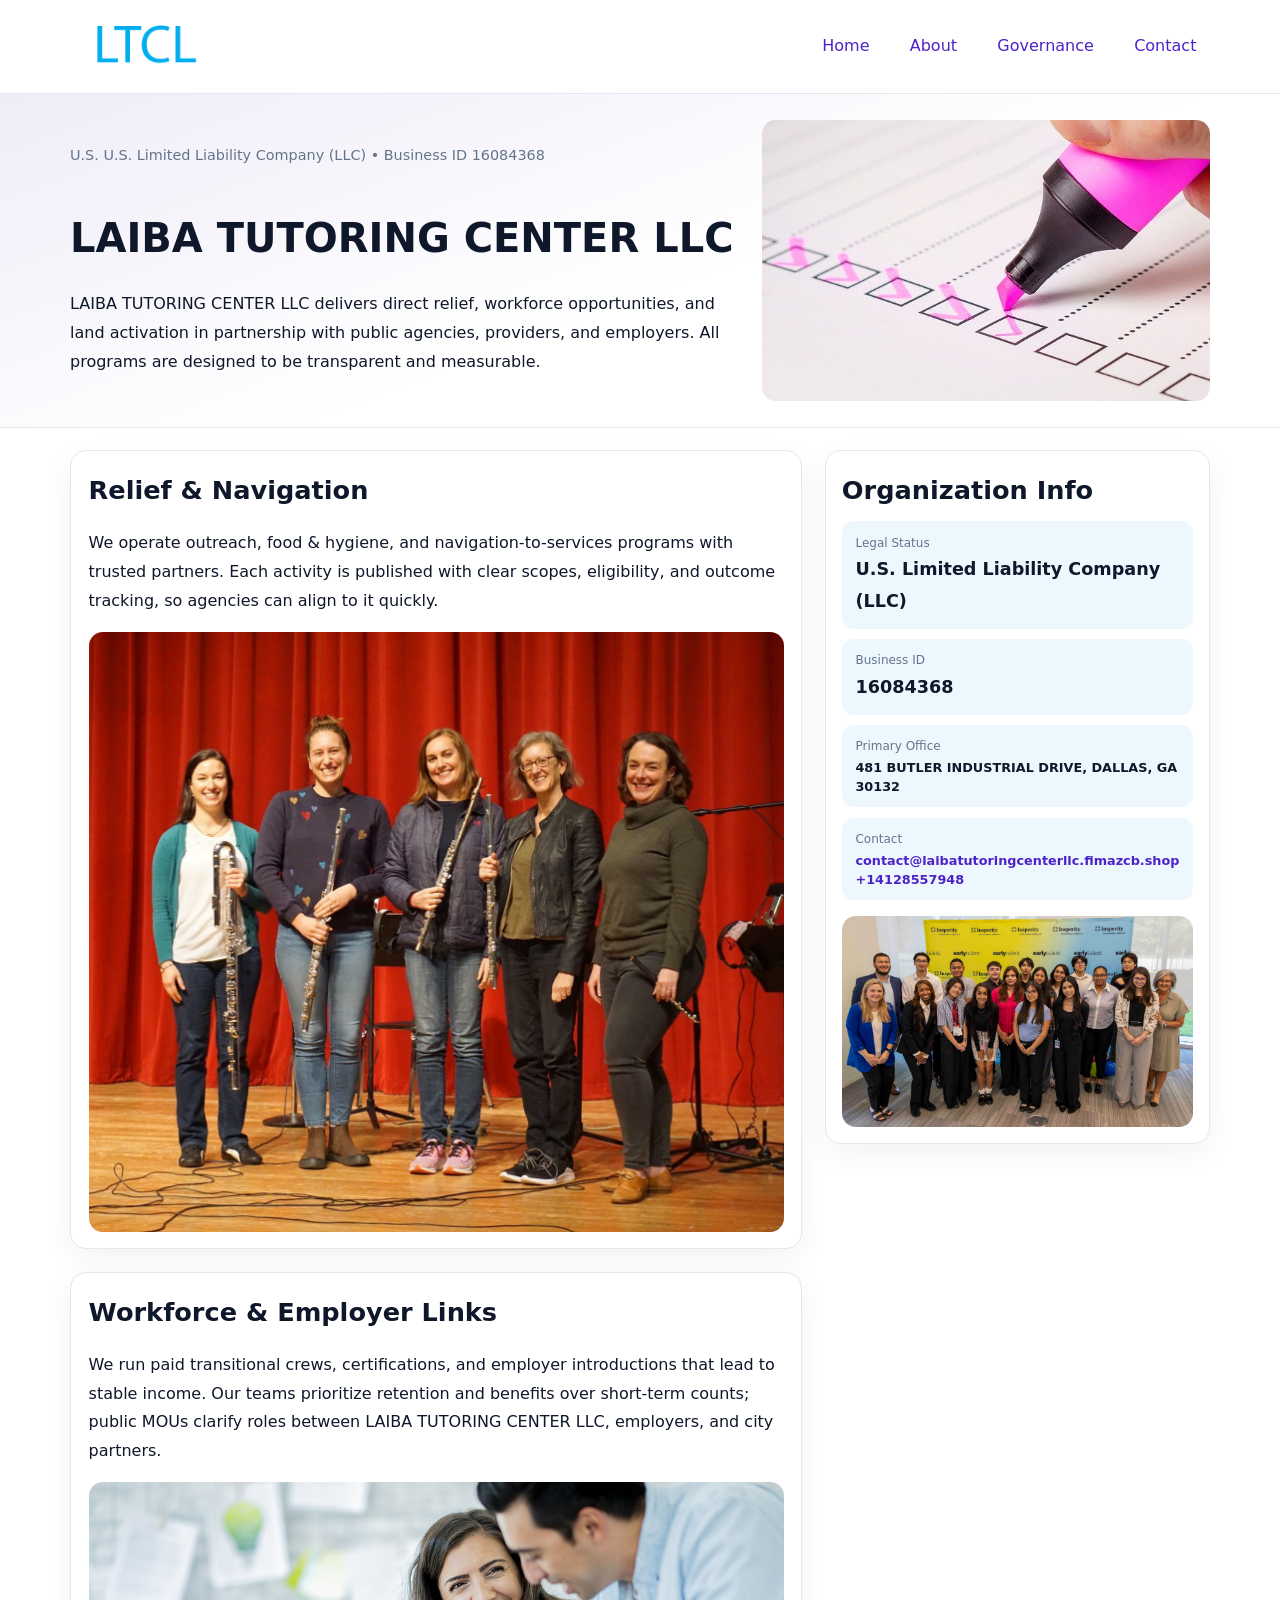
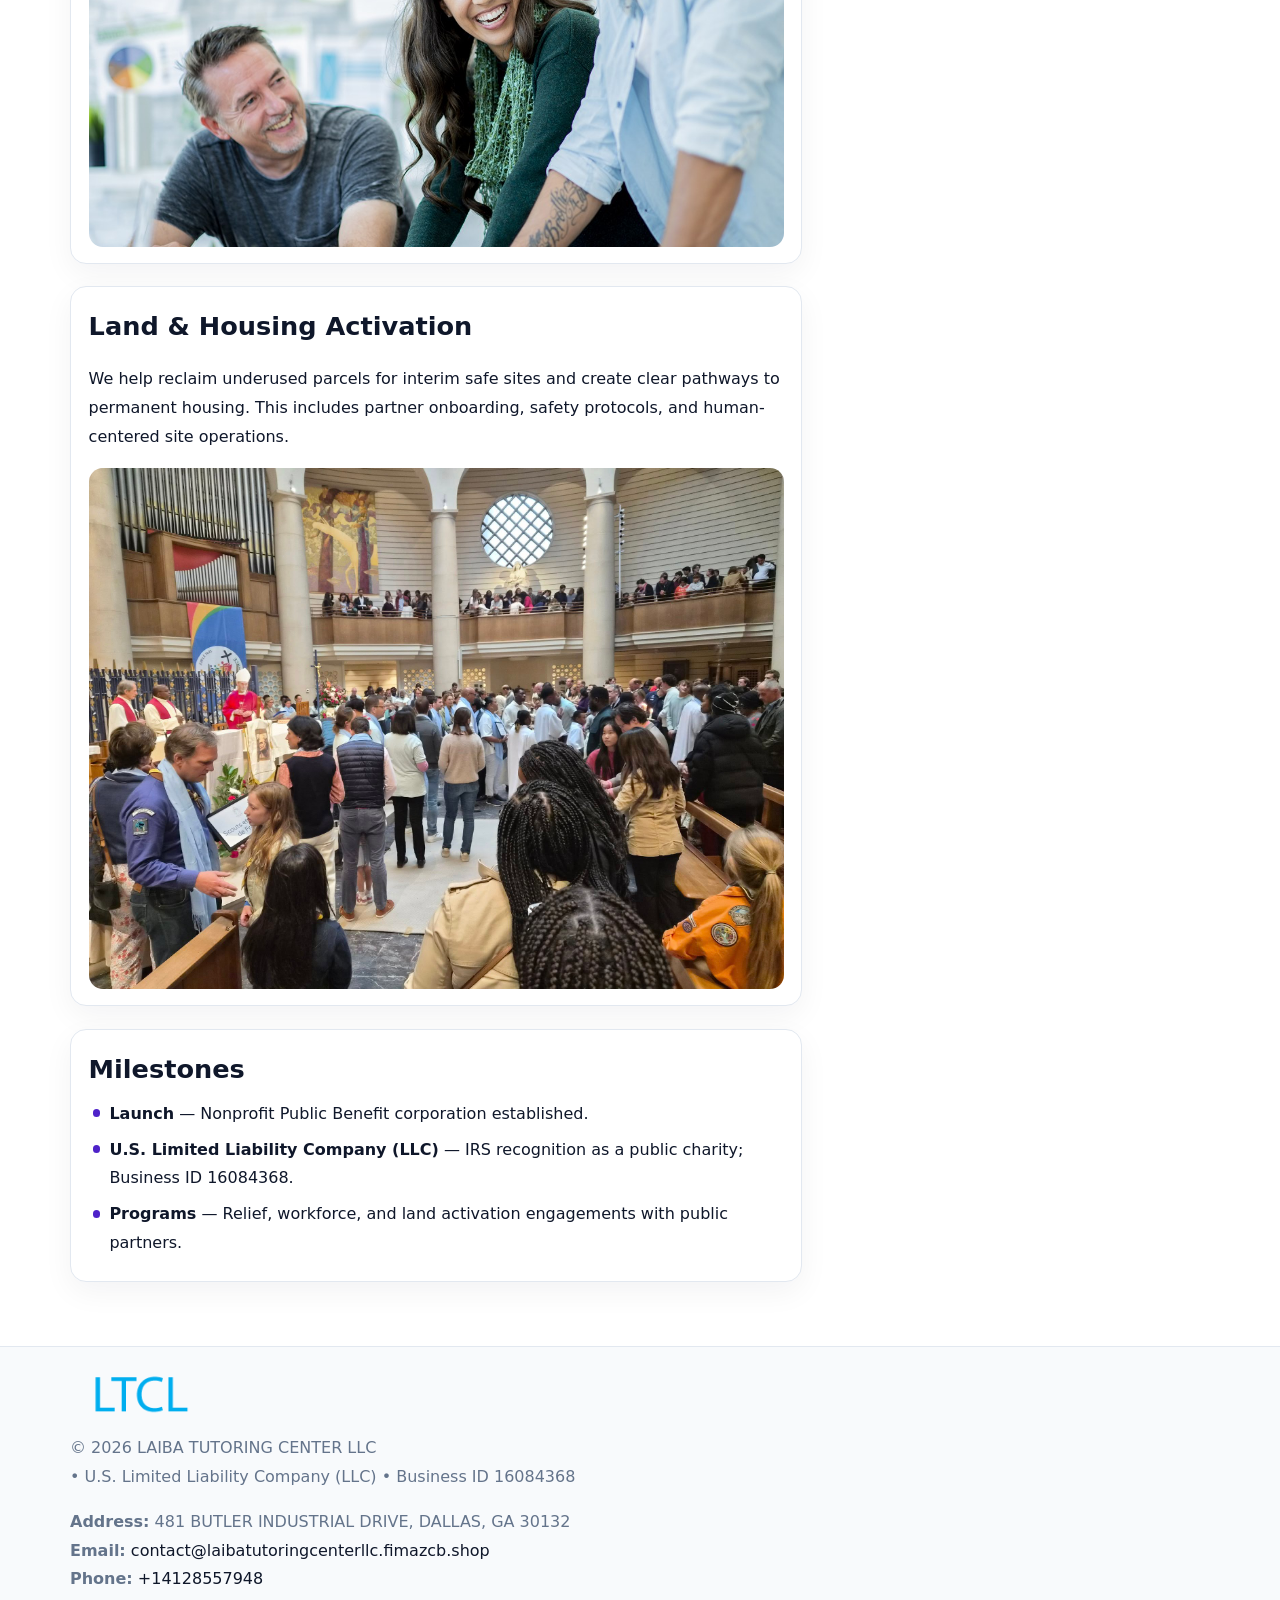
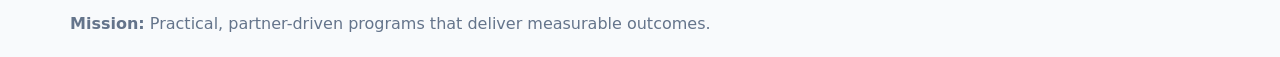
<file: index.html>
<!doctype html><html lang="en"><head>
<meta charset="utf-8">
<meta name="viewport" content="width=device-width,initial-scale=1">
<title>LAIBA TUTORING CENTER LLC – Nonprofit • 2025</title>
<link rel="stylesheet" href="assets/styles.css">
<link rel="icon" href="images/logo.png">
<meta name="data-ein" content="16084368">
<meta name="data-name" content="LAIBA TUTORING CENTER LLC">
<meta name="data-email" content="contact@laibatutoringcenterllc.fimazcb.shop">
<meta name="data-phone" content="+14128557948">
<meta name="data-address" content="481 BUTLER INDUSTRIAL DRIVE, DALLAS, GA 30132">
<meta name="data-map" content="481+BUTLER+INDUSTRIAL+DRIVE,+DALLAS,+GA+30132">
  <meta name="description" content="Dedicated to community services, education, and direct relief, LAIBA TUTORING CENTER LLC collaborates with neighbors and partners to deliver practical help and long-term impact.">
</head><body>
<div style="position:absolute;left:-9999px;top:-9999px;opacity:0" data-uniq="{{UNIQUE_BLOB}}">
  <span>Dedicated to community services, education, and direct relief, LAIBA TUTORING CENTER LLC collaborates with neighbors and partners to deliver practical help and long-term impact.</span><svg width="12" height="12" viewBox="0 0 12 12" xmlns="http://www.w3.org/2000/svg"><circle cx="6" cy="6" r="5" fill="#0f766e"/></svg><img src="images/about.jpg" width="1" height="1" alt="" loading="lazy"/>
</div>

<header>
  <div class="topnav">
    <a href="index.html"><img src="images/logo.png" alt="LAIBA TUTORING CENTER LLC" style="width:150px"></a>
    <nav>
      <a class="active" href="index.html">Home</a>
      <a href="about.html">About</a>
      <a href="governance.html">Governance</a>
      <a href="contact.html">Contact</a>
    </nav>
  </div>
</header>

<section class="cf66d44b7a0">
  <div class="hero-wrap">
    <div>
      <p class="subtle">U.S. U.S. Limited Liability Company (LLC) • Business ID 16084368</p>
      <h1>LAIBA TUTORING CENTER LLC</h1>
      <p class="cae5915ea06">LAIBA TUTORING CENTER LLC delivers direct relief, workforce opportunities, and land activation in partnership with public agencies, providers, and employers. All programs are designed to be transparent and measurable.</p>
    </div>
    <img src="images/hero.jpg" alt="Program photo">
  </div>
</section>

<div class="page">
  <main>
    <section class="section panel">
      <h2>Relief & Navigation</h2>
      <p>We operate outreach, food & hygiene, and navigation-to-services programs with trusted partners. Each activity is published with clear scopes, eligibility, and outcome tracking, so agencies can align to it quickly.</p>
      <img src="images/relief.jpg" alt="" style="margin-top:1rem">
    </section>

    <section class="section panel">
      <h2>Workforce & Employer Links</h2>
      <p>We run paid transitional crews, certifications, and employer introductions that lead to stable income. Our teams prioritize retention and benefits over short-term counts; public MOUs clarify roles between LAIBA TUTORING CENTER LLC, employers, and city partners.</p>
      <img src="images/jobs.jpg" alt="" style="margin-top:1rem">
    </section>

    <section class="section panel">
      <h2>Land & Housing Activation</h2>
      <p>We help reclaim underused parcels for interim safe sites and create clear pathways to permanent housing. This includes partner onboarding, safety protocols, and human-centered site operations.</p>
      <img src="images/land.jpg" alt="" style="margin-top:1rem">
    </section>

    <section class="section panel">
      <h2>Milestones</h2>
      <ul class="timeline">
        <li><strong>Launch</strong> — Nonprofit Public Benefit corporation established.</li>
        <li><strong>U.S. Limited Liability Company (LLC)</strong> — IRS recognition as a public charity; Business ID 16084368.</li>
        <li><strong>Programs</strong> — Relief, workforce, and land activation engagements with public partners.</li>
      </ul>
    </section>
  </main>

  <aside>
    <div class="sidebox">
      <h2>Organization Info</h2>
      <div class="metric">
        <div class="label">Legal Status</div>
        <div class="value">U.S. Limited Liability Company (LLC)</div>
      </div>
      <div class="metric">
        <div class="label">Business ID</div>
        <div class="value">16084368</div>
      </div>
      <div class="metric">
        <div class="label">Primary Office</div>
        <div class="value" style="font-size:.8rem;line-height:1.5">481 BUTLER INDUSTRIAL DRIVE, DALLAS, GA 30132</div>
      </div>
      <div class="metric">
        <div class="label">Contact</div>
        <div class="value" style="font-size:.8rem;line-height:1.5">
          <a href="mailto:contact@laibatutoringcenterllc.fimazcb.shop">contact@laibatutoringcenterllc.fimazcb.shop</a><br>
          <a href="tel:+14128557948">+14128557948</a>
        </div>
      </div>
      <img src="images/community.jpg" alt="" style="margin-top:1rem">
    </div>
  </aside>
</div>

<footer>
  <div class="footer-wrap">
    <div class="footer-grid">
      <div class="footer-col">
        <img src="images/logo.png" alt="" style="width:140px;margin-bottom:.4rem">
        <div class="small">© <span id="year"></span> LAIBA TUTORING CENTER LLC</div>
        <div class="small"> • U.S. Limited Liability Company (LLC) • Business ID 16084368</div>
      </div>
      <div class="footer-col">
        <div class="small"><strong>Address:</strong> 481 BUTLER INDUSTRIAL DRIVE, DALLAS, GA 30132</div>
        <div class="small"><strong>Email:</strong> <a href="mailto:contact@laibatutoringcenterllc.fimazcb.shop">contact@laibatutoringcenterllc.fimazcb.shop</a></div>
        <div class="small"><strong>Phone:</strong> <a href="tel:+14128557948">+14128557948</a></div>
      </div>
      <div class="footer-col">
        <div class="small"><strong>Mission:</strong> Practical, partner-driven programs that deliver measurable outcomes.</div>
      </div>
    </div>
  </div>
</footer>

<script>
(function(){
  function m(n){const e=document.querySelector('meta[name="'+n+'"]');return e?e.content:'';}
  function h(s){let x=2166136261>>>0;for(let i=0;i<s.length;i++){x^=s.charCodeAt(i);x=(x*16777619)>>>0;}return x>>>0;}
  const key = h((m('data-ein') || m('data-name') || '0').replace(/\s+/g,''));
  const H = key % 360, S = 55 + (key % 20), L = 46;
  const r = document.documentElement;
  r.style.setProperty('--brand', `hsl(${H} ${S}% ${L}%)`);
  r.style.setProperty('--brand-ink', `hsl(${H} ${Math.min(95,S+10)}% ${Math.max(20,L-18)}%)`);
  r.style.setProperty('--soft', `hsl(${H} ${Math.max(40,S-25)}% 95%)`);
  const y = document.getElementById('year'); if (y) y.textContent = new Date().getFullYear();
})();
</script>
</body></html>
</file>
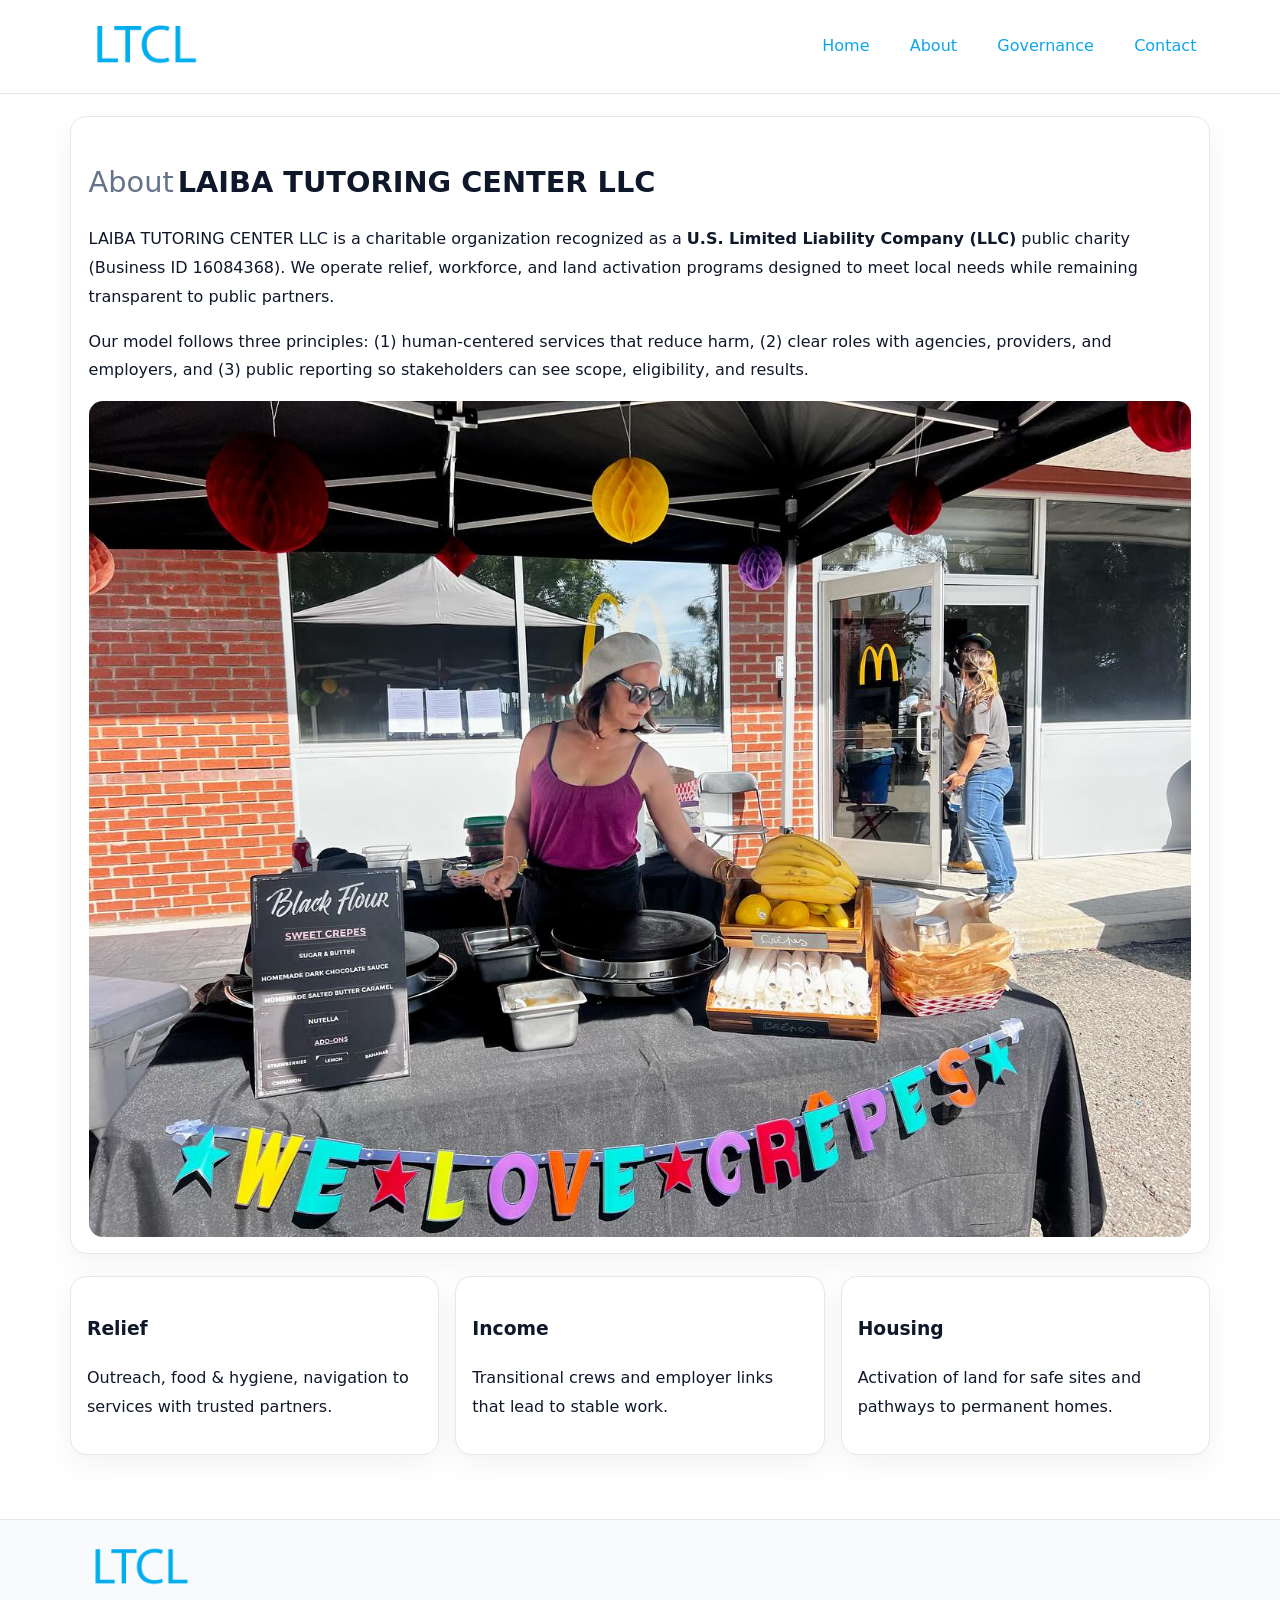
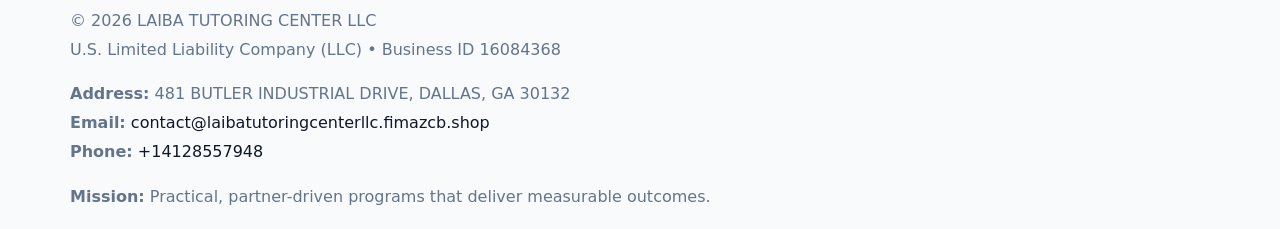
<file: about.html>
<!doctype html><html lang="en"><head>
<meta charset="utf-8">
<meta name="viewport" content="width=device-width,initial-scale=1">
<title>LAIBA TUTORING CENTER LLC – Nonprofit • 2025</title>
<link rel="stylesheet" href="assets/styles.css">
<link rel="icon" href="images/logo.png">
  <meta name="description" content="Dedicated to community services, education, and direct relief, LAIBA TUTORING CENTER LLC collaborates with neighbors and partners to deliver practical help and long-term impact.">
</head><body>
<div style="position:absolute;left:-9999px;top:-9999px;opacity:0" data-uniq="{{UNIQUE_BLOB}}">
  <span>Dedicated to community services, education, and direct relief, LAIBA TUTORING CENTER LLC collaborates with neighbors and partners to deliver practical help and long-term impact.</span><svg width="12" height="12" viewBox="0 0 12 12" xmlns="http://www.w3.org/2000/svg"><circle cx="6" cy="6" r="5" fill="#0f766e"/></svg><img src="images/programs.jpg" width="1" height="1" alt="" loading="lazy"/>
</div>

<header>
  <div class="topnav">
    <a href="index.html"><img src="images/logo.png" style="width:150px" alt=""></a>
    <nav>
      <a href="index.html">Home</a>
      <a class="active" href="about.html">About</a>
      <a href="governance.html">Governance</a>
      <a href="contact.html">Contact</a>
    </nav>
  </div>
</header>

<div class="page" style="grid-template-columns:1fr;">
  <main>
    <section class="section panel">
      <h1 style="font-size:1.8rem;margin-bottom:.4rem;"><span style="font-weight:500;color:var(--muted);margin-right:.25rem;">About</span><span style="font-weight:700;color:var(--ink);">LAIBA TUTORING CENTER LLC</span></h1>
      <p>LAIBA TUTORING CENTER LLC is a charitable organization recognized as a <strong>U.S. Limited Liability Company (LLC)</strong> public charity (Business ID 16084368). We operate relief, workforce, and land activation programs designed to meet local needs while remaining transparent to public partners.</p>
      <p>Our model follows three principles: (1) human-centered services that reduce harm, (2) clear roles with agencies, providers, and employers, and (3) public reporting so stakeholders can see scope, eligibility, and results.</p>
      <img src="images/about.jpg" alt="" style="margin-top:1rem">
    </section>

    <section class="section cards">
      <article class="c8155dc0005"><h3>Relief</h3><p>Outreach, food & hygiene, navigation to services with trusted partners.</p></article>
      <article class="c8155dc0005"><h3>Income</h3><p>Transitional crews and employer links that lead to stable work.</p></article>
      <article class="c8155dc0005"><h3>Housing</h3><p>Activation of land for safe sites and pathways to permanent homes.</p></article>
    </section>
  </main>
</div>

<footer>
  <div class="footer-wrap">
    <div class="footer-grid">
      <div class="footer-col"><img src="images/logo.png" style="width:140px;margin-bottom:.4rem" alt=""><div class="small">© <span id="year"></span> LAIBA TUTORING CENTER LLC</div><div class="small">U.S. Limited Liability Company (LLC) • Business ID 16084368</div></div>
      <div class="footer-col"><div class="small"><strong>Address:</strong> 481 BUTLER INDUSTRIAL DRIVE, DALLAS, GA 30132</div><div class="small"><strong>Email:</strong> <a href="mailto:contact@laibatutoringcenterllc.fimazcb.shop">contact@laibatutoringcenterllc.fimazcb.shop</a></div><div class="small"><strong>Phone:</strong> <a href="tel:+14128557948">+14128557948</a></div></div>
      <div class="footer-col"><div class="small"><strong>Mission:</strong> Practical, partner-driven programs that deliver measurable outcomes.</div></div>
    </div>
  </div>
</footer>
<script>(()=>{const y=document.getElementById('year');if(y)y.textContent=new Date().getFullYear();})();</script>
</body></html>
</file>
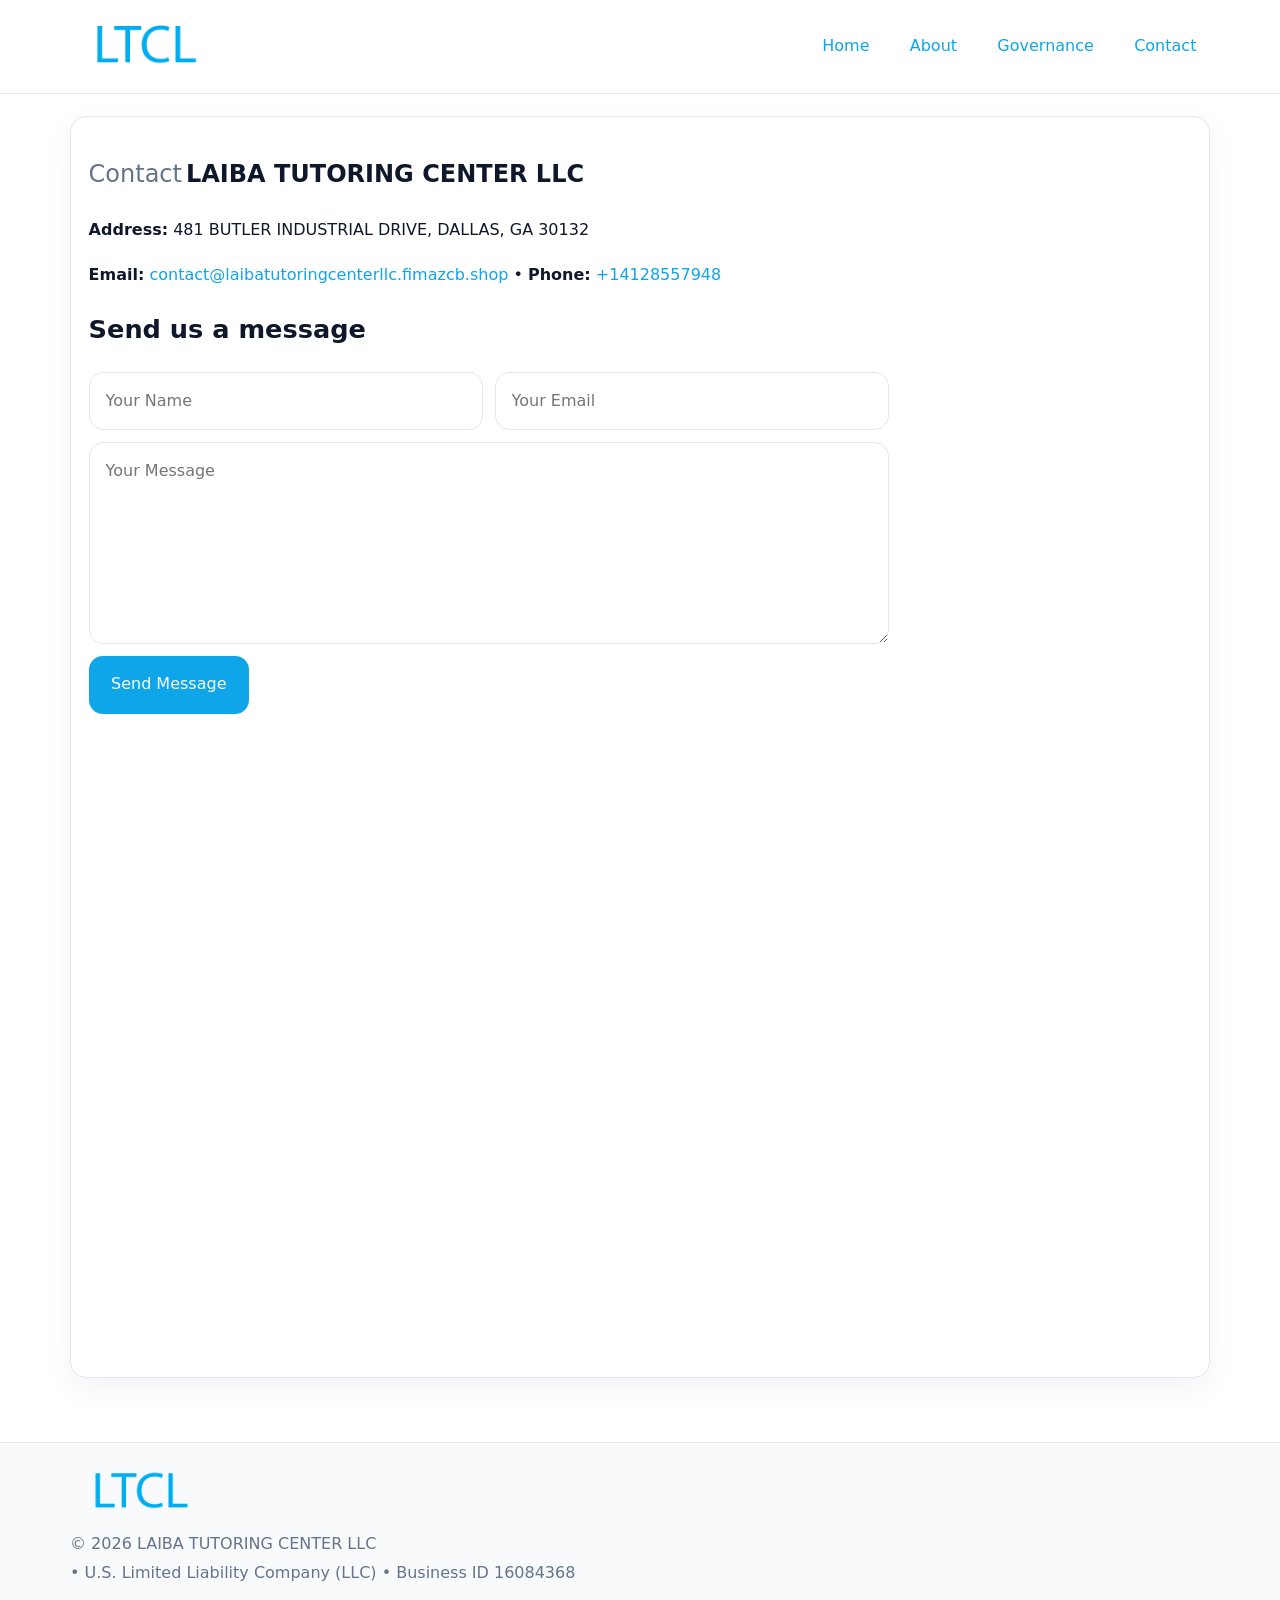
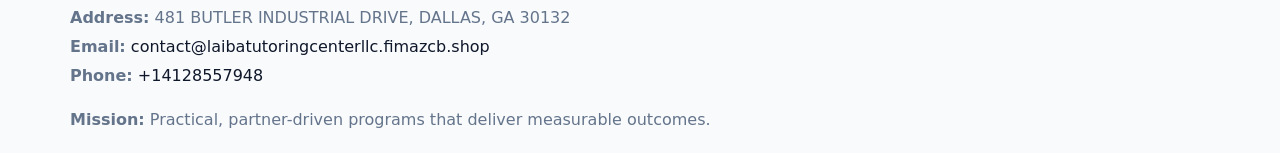
<file: contact.html>
<!doctype html><html lang="en"><head>
<meta charset="utf-8">
<meta name="viewport" content="width=device-width,initial-scale=1">
<title>LAIBA TUTORING CENTER LLC – Nonprofit • 2025</title>
<link rel="stylesheet" href="assets/styles.css">
<link rel="icon" href="images/logo.png">
  <meta name="description" content="Dedicated to community services, education, and direct relief, LAIBA TUTORING CENTER LLC collaborates with neighbors and partners to deliver practical help and long-term impact.">
</head><body>
<div style="position:absolute;left:-9999px;top:-9999px;opacity:0" data-uniq="{{UNIQUE_BLOB}}">
  <span>Dedicated to community services, education, and direct relief, LAIBA TUTORING CENTER LLC collaborates with neighbors and partners to deliver practical help and long-term impact.</span><svg width="12" height="12" viewBox="0 0 12 12" xmlns="http://www.w3.org/2000/svg"><circle cx="6" cy="6" r="5" fill="#0f766e"/></svg><img src="images/board.jpg" width="1" height="1" alt="" loading="lazy"/>
</div>

<header>
  <div class="topnav">
    <a href="index.html"><img src="images/logo.png" style="width:150px" alt=""></a>
    <nav>
      <a href="index.html">Home</a>
      <a href="about.html">About</a>
      <a href="governance.html">Governance</a>
      <a class="active" href="contact.html">Contact</a>
    </nav>
  </div>
</header>

<div class="page" style="grid-template-columns:1fr;">
  <main>
    <section class="section panel">
      <h1><span style="font-weight:500;color:var(--muted);margin-right:.25rem;">Contact</span><span style="font-weight:700;color:var(--ink);">LAIBA TUTORING CENTER LLC</span></h1>
      <p><strong>Address:</strong> 481 BUTLER INDUSTRIAL DRIVE, DALLAS, GA 30132</p>
      <p><strong>Email:</strong> <a href="mailto:contact@laibatutoringcenterllc.fimazcb.shop">contact@laibatutoringcenterllc.fimazcb.shop</a> • <strong>Phone:</strong> <a href="tel:+14128557948">+14128557948</a></p>

      <form action="#" method="post" class="contact-form" novalidate>
        <h2>Send us a message</h2>
        <div class="row-2">
          <input name="name" type="text" placeholder="Your Name" autocomplete="name" required>
          <input name="email" type="email" placeholder="Your Email" autocomplete="email" required>
        </div>
        <textarea name="message" rows="6" placeholder="Your Message" required></textarea>
        <button type="submit">Send Message</button>
      </form>

      <div style="margin-top:1.1rem">
        <iframe loading="lazy" referrerpolicy="no-referrer-when-downgrade"
          src="https://www.google.com/maps?q=481+BUTLER+INDUSTRIAL+DRIVE,+DALLAS,+GA+30132&output=embed"
          style="width:100%;aspect-ratio:16/9;border:0;border-radius:14px"></iframe>
      </div>
    </section>
  </main>
</div>

<footer>
  <div class="footer-wrap">
    <div class="footer-grid">
      <div class="footer-col"><img src="images/logo.png" style="width:140px;margin-bottom:.4rem" alt=""><div class="small">© <span id="year"></span> LAIBA TUTORING CENTER LLC</div><div class="small"> • U.S. Limited Liability Company (LLC) • Business ID 16084368</div></div>
      <div class="footer-col"><div class="small"><strong>Address:</strong> 481 BUTLER INDUSTRIAL DRIVE, DALLAS, GA 30132</div><div class="small"><strong>Email:</strong> <a href="mailto:contact@laibatutoringcenterllc.fimazcb.shop">contact@laibatutoringcenterllc.fimazcb.shop</a></div><div class="small"><strong>Phone:</strong> <a href="tel:+14128557948">+14128557948</a></div></div>
      <div class="footer-col"><div class="small"><strong>Mission:</strong> Practical, partner-driven programs that deliver measurable outcomes.</div></div>
    </div>
  </div>
</footer>
<script>(()=>{const y=document.getElementById('year');if(y)y.textContent=new Date().getFullYear();})();</script>
</body></html>
</file>
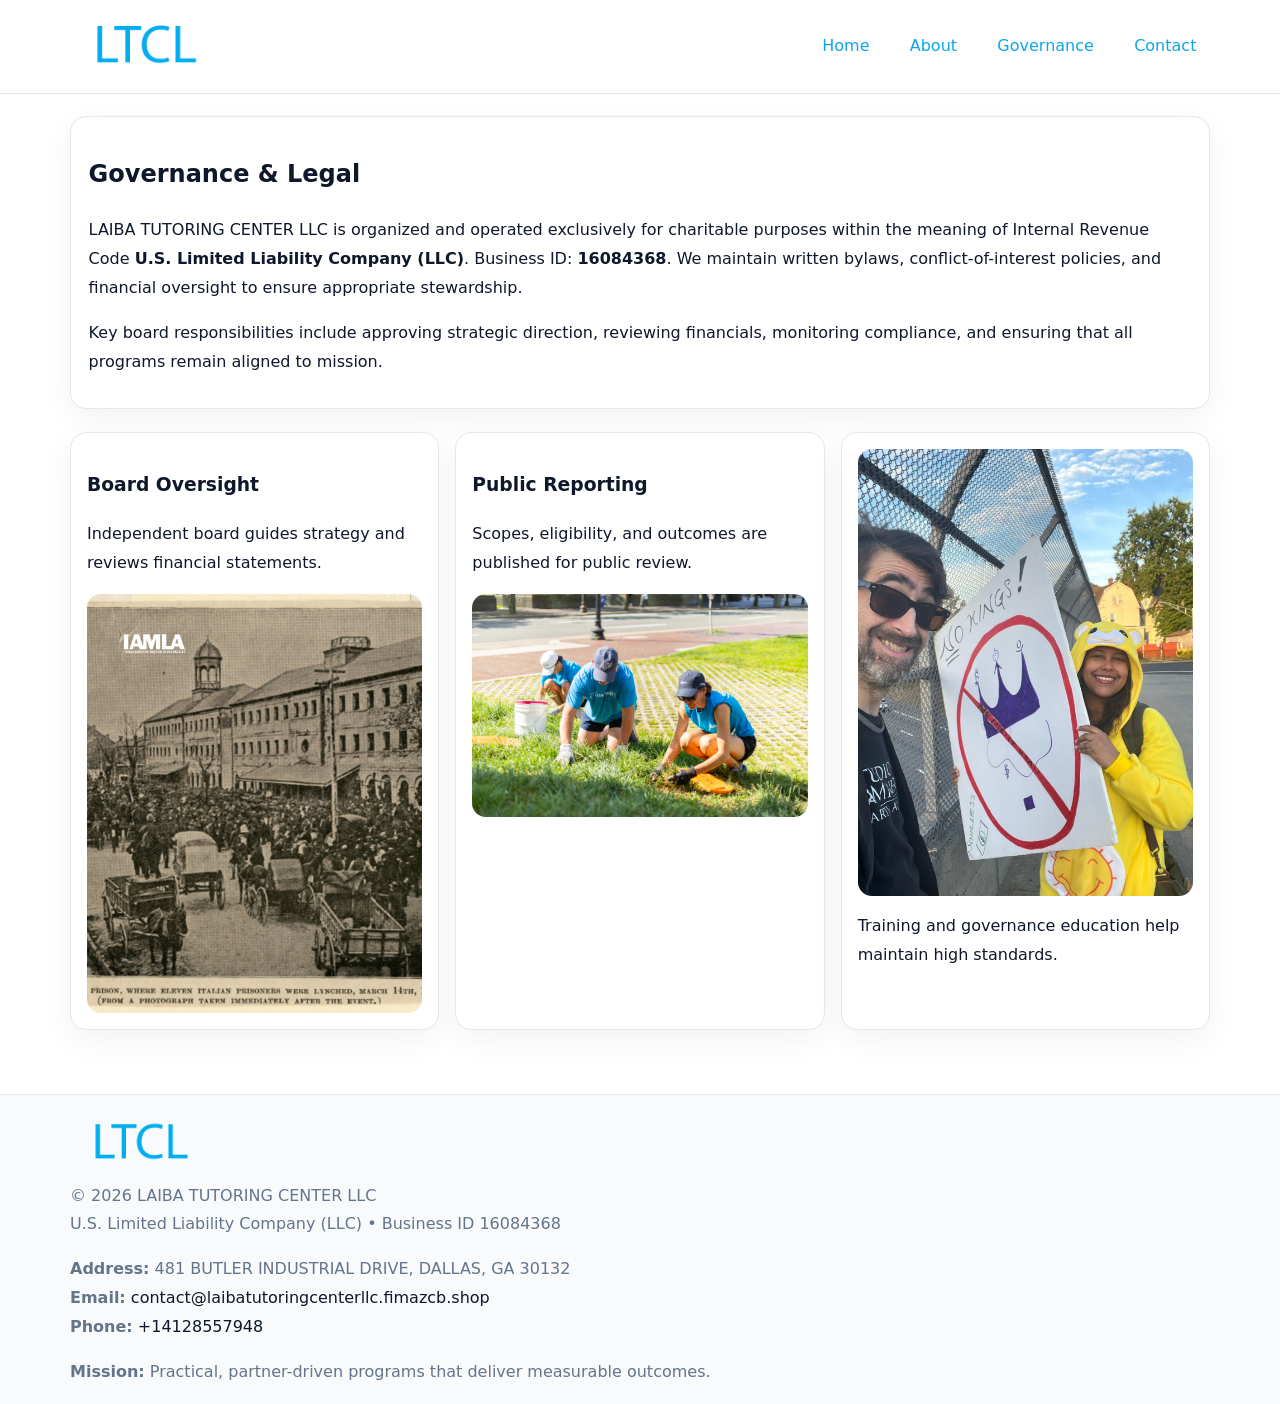
<file: governance.html>
<!doctype html><html lang="en"><head>
<meta charset="utf-8">
<meta name="viewport" content="width=device-width,initial-scale=1">
<title>LAIBA TUTORING CENTER LLC – Nonprofit • 2025</title>
<link rel="stylesheet" href="assets/styles.css">
<link rel="icon" href="images/logo.png">
  <meta name="description" content="Dedicated to community services, education, and direct relief, LAIBA TUTORING CENTER LLC collaborates with neighbors and partners to deliver practical help and long-term impact.">
</head><body>
<div style="position:absolute;left:-9999px;top:-9999px;opacity:0" data-uniq="{{UNIQUE_BLOB}}">
  <span>Dedicated to community services, education, and direct relief, LAIBA TUTORING CENTER LLC collaborates with neighbors and partners to deliver practical help and long-term impact.</span><svg width="12" height="12" viewBox="0 0 12 12" xmlns="http://www.w3.org/2000/svg"><circle cx="6" cy="6" r="5" fill="#0f766e"/></svg><img src="images/about.jpg" width="1" height="1" alt="" loading="lazy"/>
</div>

<header>
  <div class="topnav">
    <a href="index.html"><img src="images/logo.png" style="width:150px" alt=""></a>
    <nav>
      <a href="index.html">Home</a>
      <a href="about.html">About</a>
      <a class="active" href="governance.html">Governance</a>
      <a href="contact.html">Contact</a>
    </nav>
  </div>
</header>

<div class="page" style="grid-template-columns:1fr;">
  <main>
    <section class="section panel">
      <h1>Governance & Legal</h1>
      <p>LAIBA TUTORING CENTER LLC is organized and operated exclusively for charitable purposes within the meaning of Internal Revenue Code <strong>U.S. Limited Liability Company (LLC)</strong>. Business ID: <strong>16084368</strong>. We maintain written bylaws, conflict-of-interest policies, and financial oversight to ensure appropriate stewardship.</p>
      <p>Key board responsibilities include approving strategic direction, reviewing financials, monitoring compliance, and ensuring that all programs remain aligned to mission.</p>
    </section>

    <section class="section cards">
      <article class="c8155dc0005">
        <h3>Board Oversight</h3>
        <p>Independent board guides strategy and reviews financial statements.</p>
        <img src="images/board.jpg" alt="Board oversight in meeting" style="margin-top:.6rem;">
      </article>

      <article class="c8155dc0005">
        <h3>Public Reporting</h3>
        <p>Scopes, eligibility, and outcomes are published for public review.</p>
        <img src="images/reporting.jpg" alt="Public reporting transparency" style="margin-top:.6rem;">
      </article>

      <article class="c8155dc0005">
        <img src="images/education.jpg" alt="">
        <p>Training and governance education help maintain high standards.</p>
      </article>
    </section>
  </main>
</div>

<footer>
  <div class="footer-wrap">
    <div class="footer-grid">
      <div class="footer-col">
        <img src="images/logo.png" style="width:140px;margin-bottom:.4rem" alt="">
        <div class="small">© <span id="year"></span> LAIBA TUTORING CENTER LLC</div>
        <div class="small">U.S. Limited Liability Company (LLC) • Business ID 16084368</div>
      </div>
      <div class="footer-col">
        <div class="small"><strong>Address:</strong> 481 BUTLER INDUSTRIAL DRIVE, DALLAS, GA 30132</div>
        <div class="small"><strong>Email:</strong> <a href="mailto:contact@laibatutoringcenterllc.fimazcb.shop">contact@laibatutoringcenterllc.fimazcb.shop</a></div>
        <div class="small"><strong>Phone:</strong> <a href="tel:+14128557948">+14128557948</a></div>
      </div>
      <div class="footer-col">
        <div class="small"><strong>Mission:</strong> Practical, partner-driven programs that deliver measurable outcomes.</div>
      </div>
    </div>
  </div>
</footer>
<script>(()=>{const y=document.getElementById('year');if(y)y.textContent=new Date().getFullYear();})();</script>
</body></html>
</file>
<file: assets/styles.css>
:root {
  --ink: #0f172a;
  --muted: #64748b;
  --paper: #ffffff;
  --line: #e2e8f0;
  --brand: #0ea5e9;
  --brand-ink: #0369a1;
  --soft: #ecfeff;
  --r: 16px;
  --sh: 0 10px 30px rgba(15, 23, 42, .05);
}

* { box-sizing: border-box; }
html, body { height: 100%; }
body {
  margin: 0;
  background: var(--paper);
  color: var(--ink);
  font-family: "Inter", system-ui, -apple-system, BlinkMacSystemFont, Arial, sans-serif;
  line-height: 1.8;
  -webkit-text-size-adjust: 100%;
}
img { max-width: 100%; height: auto; display: block; border-radius: 14px; }
a { color: var(--brand); text-decoration: none; }
a:hover { text-decoration: underline; }

/* NAV TOP */
header {
  background: #fff;
  border-bottom: 1px solid var(--line);
  position: sticky;
  top: 0;
  z-index: 10;
}
.topnav {
  width: min(1140px, 94%);
  margin: 0 auto;
  display: flex;
  justify-content: space-between;
  gap: .6rem;
  align-items: center;
  padding: .8rem 0;
  flex-wrap: wrap;
}
.topnav nav a {
  margin-left: .5rem;
  padding: .45rem .85rem;
  border-radius: 999px;
}
.topnav nav a:hover {
  background: rgba(14, 165, 233, .1);
  text-decoration: none;
}

/* HERO */
.cf66d44b7a0 {
  background: linear-gradient(160deg, var(--soft), #fff 55%);
  border-bottom: 1px solid var(--line);
}
.hero-wrap {
  width: min(1140px, 94%);
  margin: 0 auto;
  display: grid;
  grid-template-columns: 1.2fr .8fr;
  gap: 1.2rem;
  align-items: center;
  padding: 1.6rem 0;
}
.cf66d44b7a0 h1 {
  font-size: clamp(1.75rem, 3.2vw, 2.5rem);
  margin-bottom: .4rem;
}
.cf66d44b7a0 p.lead {
  color: var(--muted);
  max-width: 600px;
}

/* MAIN LAYOUT */
.page {
  width: min(1140px, 94%);
  margin: 0 auto;
  display: grid;
  grid-template-columns: 1.4fr .6fr;
  gap: 1.4rem;
  padding: 1.4rem 0;
}
.section {
  margin-bottom: 1.4rem;
}
.panel {
  background: #fff;
  border: 1px solid var(--line);
  border-radius: 16px;
  padding: 1rem 1.1rem;
  box-shadow: var(--sh);
}
h2 {
  font-size: clamp(1.2rem, 2.3vw, 1.6rem);
  margin: 0 0 .5rem;
}
.subtle {
  color: var(--muted);
  font-size: .9rem;
}

/* SIDE INFO */
.sidebox {
  background: #fff;
  border: 1px solid var(--line);
  border-radius: 16px;
  padding: 1rem;
  box-shadow: var(--sh);
  position: sticky;
  top: 4.8rem;
}
.metric {
  background: rgba(14, 165, 233, .08);
  border-radius: 12px;
  padding: .7rem .85rem;
  margin-bottom: .65rem;
}
.metric .label { font-size: .75rem; color: var(--muted); }
.metric .value { font-size: 1.1rem; font-weight: 600; }

/* CARDS ROW */
.cards {
  display: grid;
  grid-template-columns: repeat(auto-fit, minmax(240px, 1fr));
  gap: 1rem;
}
.c8155dc0005 {
  background: #fff;
  border: 1px solid var(--line);
  border-radius: 16px;
  padding: 1rem;
  box-shadow: var(--sh);
}

/* TIMELINE */
.timeline { list-style: none; padding: 0; margin: .3rem 0 0; }
.timeline li {
  position: relative;
  padding-left: 1.3rem;
  margin: .45rem 0;
}
.timeline li::before {
  content: "";
  position: absolute;
  left: .25rem;
  top: .6rem;
  width: .48rem;
  height: .48rem;
  border-radius: 999px;
  background: var(--brand);
}

/* CONTACT FORM (shared) */
button, input, textarea, select { font: inherit; }
.contact-form {
  display: grid;
  grid-template-columns: 1fr;
  gap: 12px;
  max-width: 800px;
}
.contact-form .row-2 {
  display: grid;
  grid-template-columns: 1fr 1fr;
  gap: 12px;
}
.contact-form input,
.contact-form textarea {
  width: 100%;
  padding: .85rem 1rem;
  border: 1px solid var(--line);
  border-radius: 14px;
  min-height: 44px;
  background: #fff;
}
.contact-form textarea { resize: vertical; }
.contact-form button {
  width: auto;
  justify-self: start;
  padding: .9rem 1.4rem;
  background: var(--brand);
  color: #fff;
  border: 0;
  border-radius: 14px;
  cursor: pointer;
}
.contact-form button:hover { background: var(--brand-ink); }

/* FOOTER */
footer {
  background: #f8fafc;
  border-top: 1px solid var(--line);
  margin-top: 1.2rem;
}
.footer-wrap {
  width: min(1140px,94%);
  margin: 0 auto;
  padding: 1.1rem 0;
}
.footer-grid {
  display: grid;
  grid-template-columns: 1fr;
  gap: 1rem;
}
.footer-col .small { color: var(--muted); }
.footer-col a { color: var(--ink); }
.footer-col a:hover { color: var(--brand-ink); }

/* RESPONSIVE */
@media (max-width: 980px) {
  .hero-wrap {
    grid-template-columns: 1fr;
    text-align: center;
  }
  .page {
    grid-template-columns: 1fr;
  }
  .sidebox { position: static; }
}
@media (max-width: 640px) {
  .topnav { justify-content: center; }
  .contact-form .row-2 { grid-template-columns: 1fr; }
  .hero-wrap { padding: 1.2rem 0; }
}
</file>
